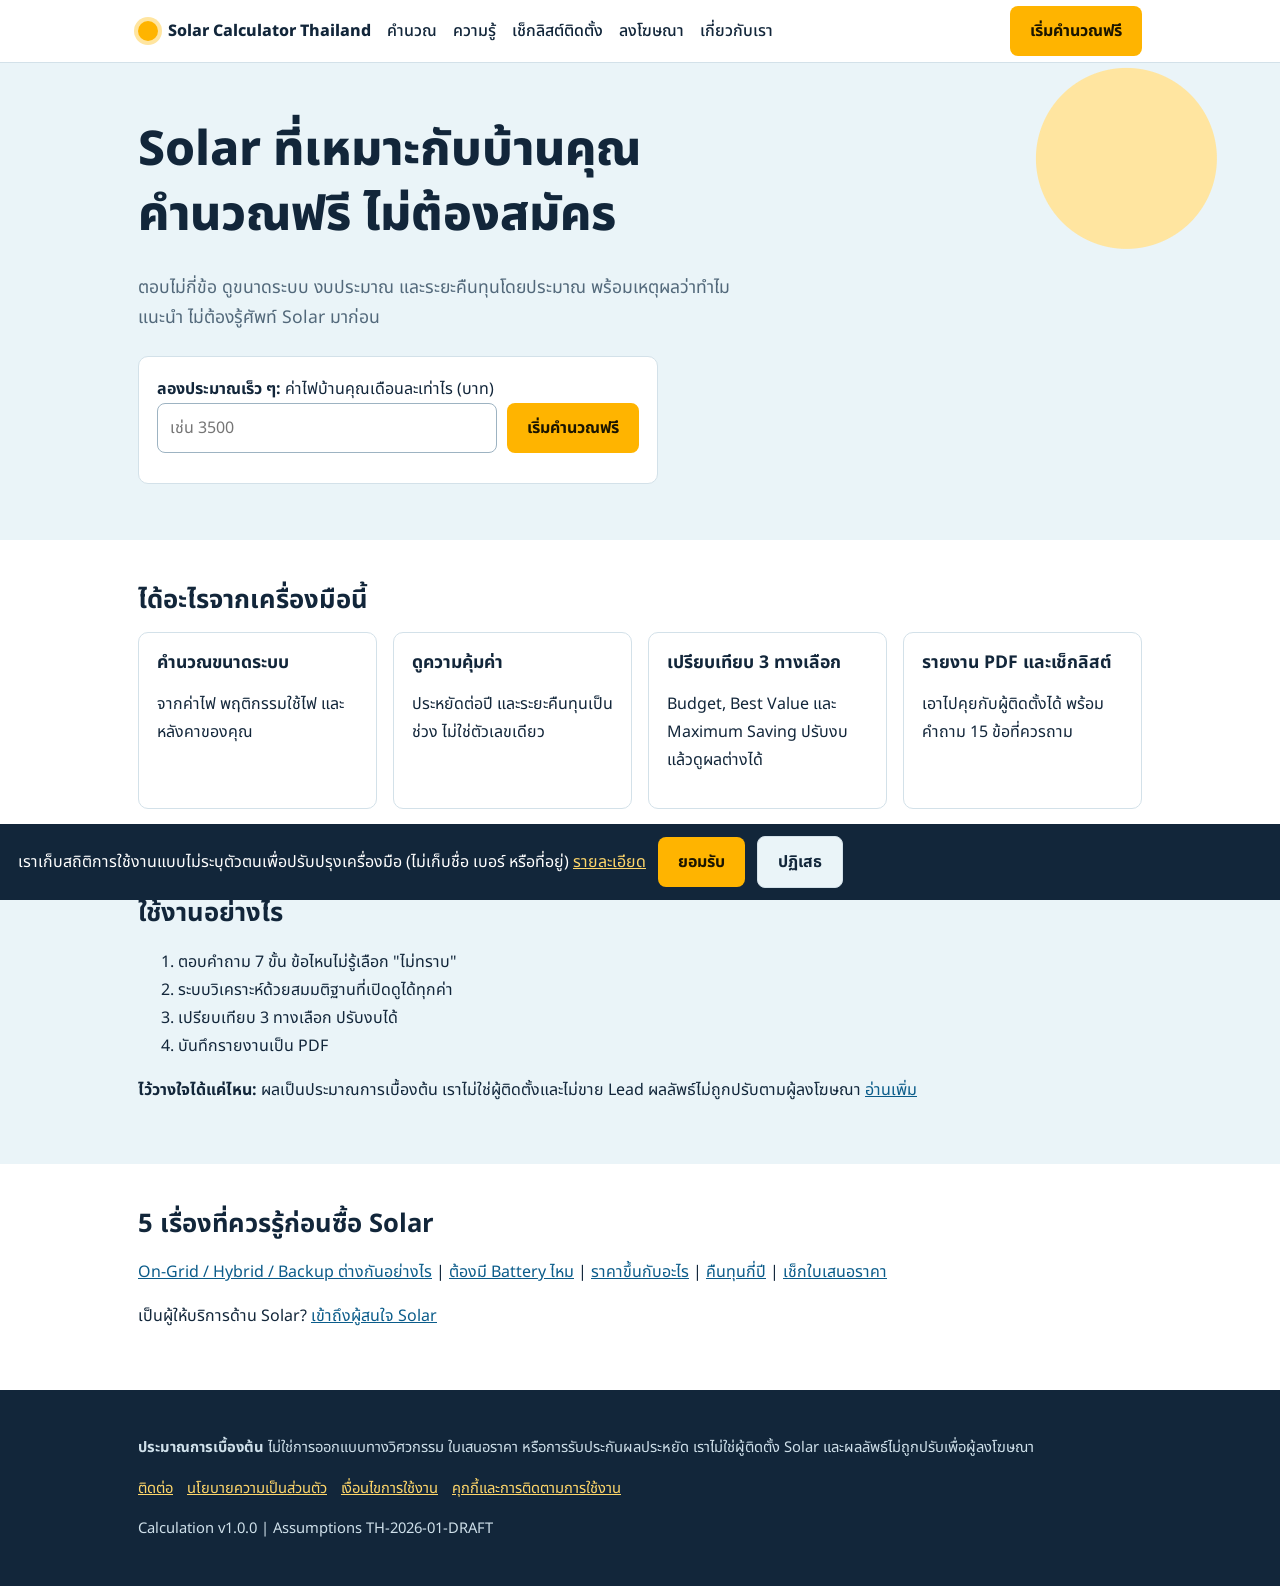
<file: index.html>
<!doctype html><html lang="th"><head><meta charset="utf-8"><meta name="viewport" content="width=device-width,initial-scale=1"><title>Solar Calculator Thailand | คำนวณ Solar สำหรับบ้านฟรี</title>
<meta name="description" content="เครื่องมือช่วยตัดสินใจติดตั้ง Solar สำหรับเจ้าของบ้านในไทย คำนวณขนาดระบบ ความคุ้มค่า เปรียบเทียบ 3 ทางเลือก และดาวน์โหลดรายงาน ฟรี ไม่ต้องใส่เบอร์โทร">
<link rel="preconnect" href="https://fonts.googleapis.com"><link rel="preconnect" href="https://fonts.gstatic.com" crossorigin><link href="https://fonts.googleapis.com/css2?family=Noto+Sans+Thai:wght@400;500;600;700;800&display=swap" rel="stylesheet"><link rel="stylesheet" href="css/style.css"></head><body data-page="home"><div id="h"></div>
<section class="hero"><div class="w"><h1>Solar ที่เหมาะกับบ้านคุณ<br>คำนวณฟรี ไม่ต้องสมัคร</h1>
<p>ตอบไม่กี่ข้อ ดูขนาดระบบ งบประมาณ และระยะคืนทุนโดยประมาณ พร้อมเหตุผลว่าทำไมแนะนำ ไม่ต้องรู้ศัพท์ Solar มาก่อน</p>
<div class="est"><label for="eb"><b>ลองประมาณเร็ว ๆ:</b> ค่าไฟบ้านคุณเดือนละเท่าไร (บาท)</label>
<div class="row"><input id="eb" type="number" inputmode="numeric" min="0" placeholder="เช่น 3500"><a class="btn" id="go" href="calculator.html" data-cta="hero">เริ่มคำนวณฟรี</a></div>
<div class="out" id="eo" aria-live="polite"></div></div></div></section>
<section class="sec"><div class="w"><h2>ได้อะไรจากเครื่องมือนี้</h2><div class="grid">
<div class="card"><h3>คำนวณขนาดระบบ</h3><p>จากค่าไฟ พฤติกรรมใช้ไฟ และหลังคาของคุณ</p></div>
<div class="card"><h3>ดูความคุ้มค่า</h3><p>ประหยัดต่อปี และระยะคืนทุนเป็นช่วง ไม่ใช่ตัวเลขเดียว</p></div>
<div class="card"><h3>เปรียบเทียบ 3 ทางเลือก</h3><p>Budget, Best Value และ Maximum Saving ปรับงบแล้วดูผลต่างได้</p></div>
<div class="card"><h3>รายงาน PDF และเช็กลิสต์</h3><p>เอาไปคุยกับผู้ติดตั้งได้ พร้อมคำถาม 15 ข้อที่ควรถาม</p></div></div></div></section>
<section class="sec alt"><div class="w"><h2>ใช้งานอย่างไร</h2><ol><li>ตอบคำถาม 7 ขั้น ข้อไหนไม่รู้เลือก "ไม่ทราบ"</li><li>ระบบวิเคราะห์ด้วยสมมติฐานที่เปิดดูได้ทุกค่า</li><li>เปรียบเทียบ 3 ทางเลือก ปรับงบได้</li><li>บันทึกรายงานเป็น PDF</li></ol>
<p><b>ไว้วางใจได้แค่ไหน:</b> ผลเป็นประมาณการเบื้องต้น เราไม่ใช่ผู้ติดตั้งและไม่ขาย Lead ผลลัพธ์ไม่ถูกปรับตามผู้ลงโฆษณา <a href="about.html">อ่านเพิ่ม</a></p></div></section>
<section class="sec"><div class="w"><h2>5 เรื่องที่ควรรู้ก่อนซื้อ Solar</h2><p><a href="knowledge.html#system">On-Grid / Hybrid / Backup ต่างกันอย่างไร</a> | <a href="knowledge.html#battery">ต้องมี Battery ไหม</a> | <a href="knowledge.html#cost">ราคาขึ้นกับอะไร</a> | <a href="knowledge.html#payback">คืนทุนกี่ปี</a> | <a href="knowledge.html#quote">เช็กใบเสนอราคา</a></p>
<p>เป็นผู้ให้บริการด้าน Solar? <a href="advertise.html">เข้าถึงผู้สนใจ Solar</a></p></div></section>
<div id="f"></div><script src="js/config.js"></script><script src="js/engine.js"></script><script src="js/common.js"></script>
<script>const eb=$("#eb"),eo=$("#eo"),go=$("#go");eb.addEventListener("input",()=>{const b=+eb.value;go.href="calculator.html"+(b>0?"?bill="+b:"");if(!(b>0)){eo.textContent="";return}
const r=SolarEngine.calc({bill:b,presence:"some",peaks:["day"]},SOLAR_CONFIG),s=r.scenarios.best;
eo.innerHTML="ประมาณ <b>"+s.S+" kWp</b> ราคา "+rng(s.cost[0],s.cost[2])+" บาท ผลประโยชน์ "+rng(s.benefit[0],s.benefit[2])+" บาท/ปี <br><span class='note'>ค่าประมาณคร่าว ๆ ตอบคำถามเพิ่มเพื่อผลที่แม่นขึ้น</span>"})</script></body></html>
</file>
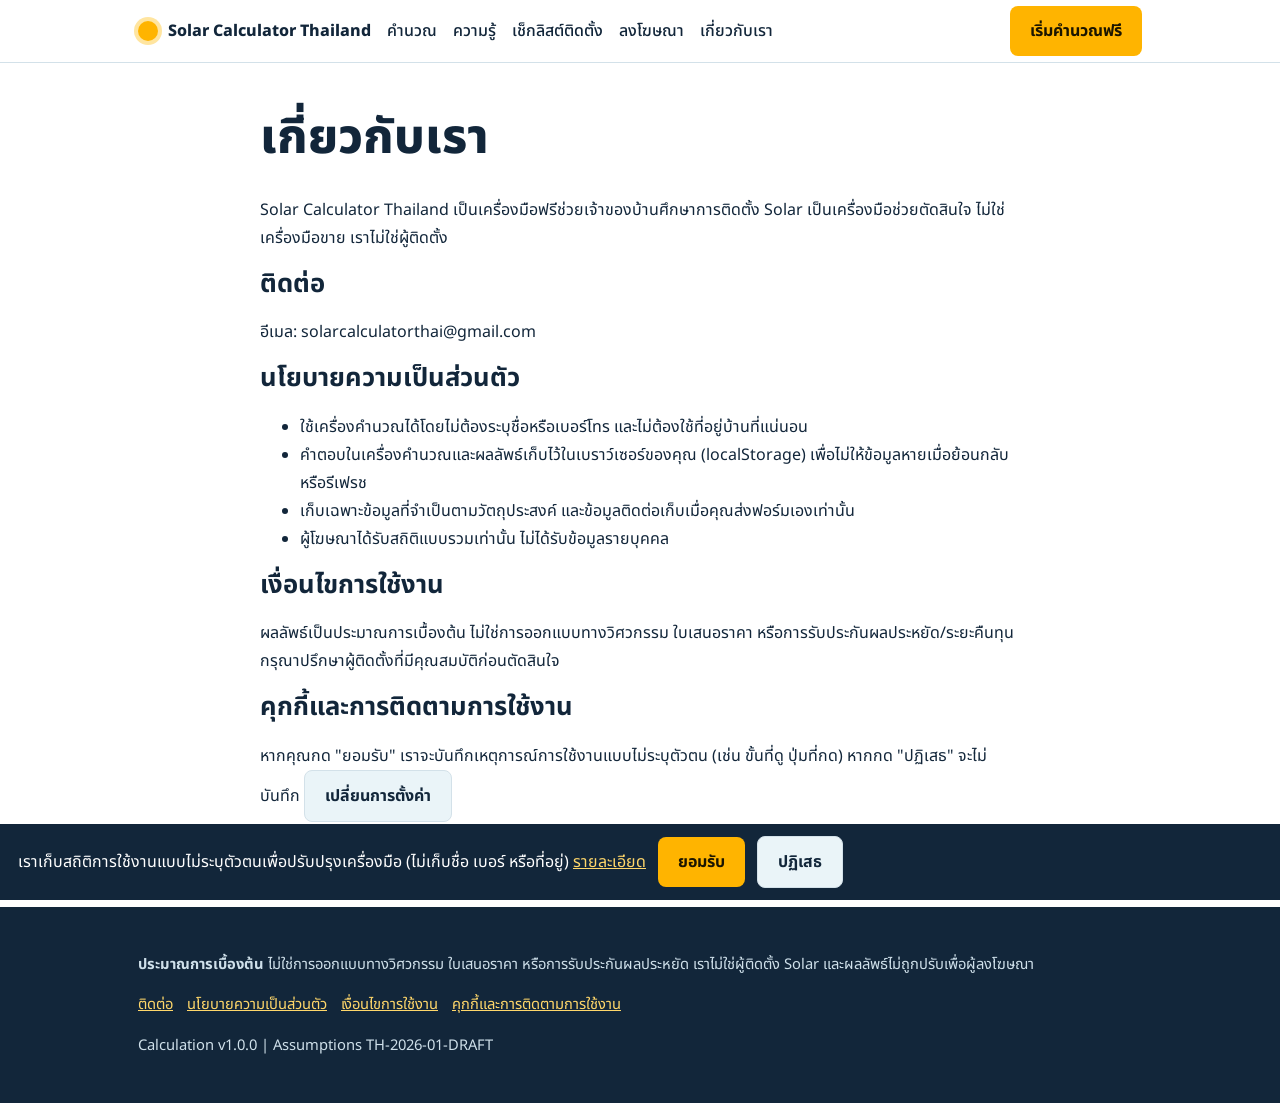
<file: about.html>
<!doctype html><html lang="th"><head><meta charset="utf-8"><meta name="viewport" content="width=device-width,initial-scale=1">
<title>เกี่ยวกับเรา และนโยบาย | Solar Calculator Thailand</title>
<meta name="description" content="เกี่ยวกับ Solar Calculator Thailand นโยบายความเป็นส่วนตัว เงื่อนไขการใช้งาน และคุกกี้">
<link rel="preconnect" href="https://fonts.googleapis.com"><link rel="preconnect" href="https://fonts.gstatic.com" crossorigin><link href="https://fonts.googleapis.com/css2?family=Noto+Sans+Thai:wght@400;500;600;700;800&display=swap" rel="stylesheet"><link rel="stylesheet" href="css/style.css"></head><body data-page="about"><div id="h"></div>
<main class="w sec" style="max-width:760px"><h1 id="about">เกี่ยวกับเรา</h1>
<p>Solar Calculator Thailand เป็นเครื่องมือฟรีช่วยเจ้าของบ้านศึกษาการติดตั้ง Solar เป็นเครื่องมือช่วยตัดสินใจ ไม่ใช่เครื่องมือขาย เราไม่ใช่ผู้ติดตั้ง</p>
<h2 id="contact">ติดต่อ</h2><p>อีเมล: <span id="ce"></span></p>
<h2 id="privacy">นโยบายความเป็นส่วนตัว</h2>
<ul><li>ใช้เครื่องคำนวณได้โดยไม่ต้องระบุชื่อหรือเบอร์โทร และไม่ต้องใช้ที่อยู่บ้านที่แน่นอน</li><li>คำตอบในเครื่องคำนวณและผลลัพธ์เก็บไว้ในเบราว์เซอร์ของคุณ (localStorage) เพื่อไม่ให้ข้อมูลหายเมื่อย้อนกลับหรือรีเฟรช</li><li>เก็บเฉพาะข้อมูลที่จำเป็นตามวัตถุประสงค์ และข้อมูลติดต่อเก็บเมื่อคุณส่งฟอร์มเองเท่านั้น</li><li>ผู้โฆษณาได้รับสถิติแบบรวมเท่านั้น ไม่ได้รับข้อมูลรายบุคคล</li></ul>
<h2 id="terms">เงื่อนไขการใช้งาน</h2><p>ผลลัพธ์เป็นประมาณการเบื้องต้น ไม่ใช่การออกแบบทางวิศวกรรม ใบเสนอราคา หรือการรับประกันผลประหยัด/ระยะคืนทุน กรุณาปรึกษาผู้ติดตั้งที่มีคุณสมบัติก่อนตัดสินใจ</p>
<h2 id="cookie">คุกกี้และการติดตามการใช้งาน</h2><p>หากคุณกด "ยอมรับ" เราจะบันทึกเหตุการณ์การใช้งานแบบไม่ระบุตัวตน (เช่น ขั้นที่ดู ปุ่มที่กด) หากกด "ปฏิเสธ" จะไม่บันทึก <button class="btn g" id="rc">เปลี่ยนการตั้งค่า</button></p>
<p class="note">ข้อความทางกฎหมายนี้เป็นฉบับร่าง ควรให้ผู้เชี่ยวชาญตรวจก่อนเปิดใช้งานจริง</p></main><div id="f"></div><script src="js/config.js"></script><script src="js/engine.js"></script><script src="js/common.js"></script><script>$("#ce").textContent=SOLAR_CONFIG.contactEmail;$("#rc").onclick=()=>{track("consent_update",{consent_type:"analytics",value:false});localStorage.removeItem("sc_consent");location.reload()}</script></body></html>
</file>
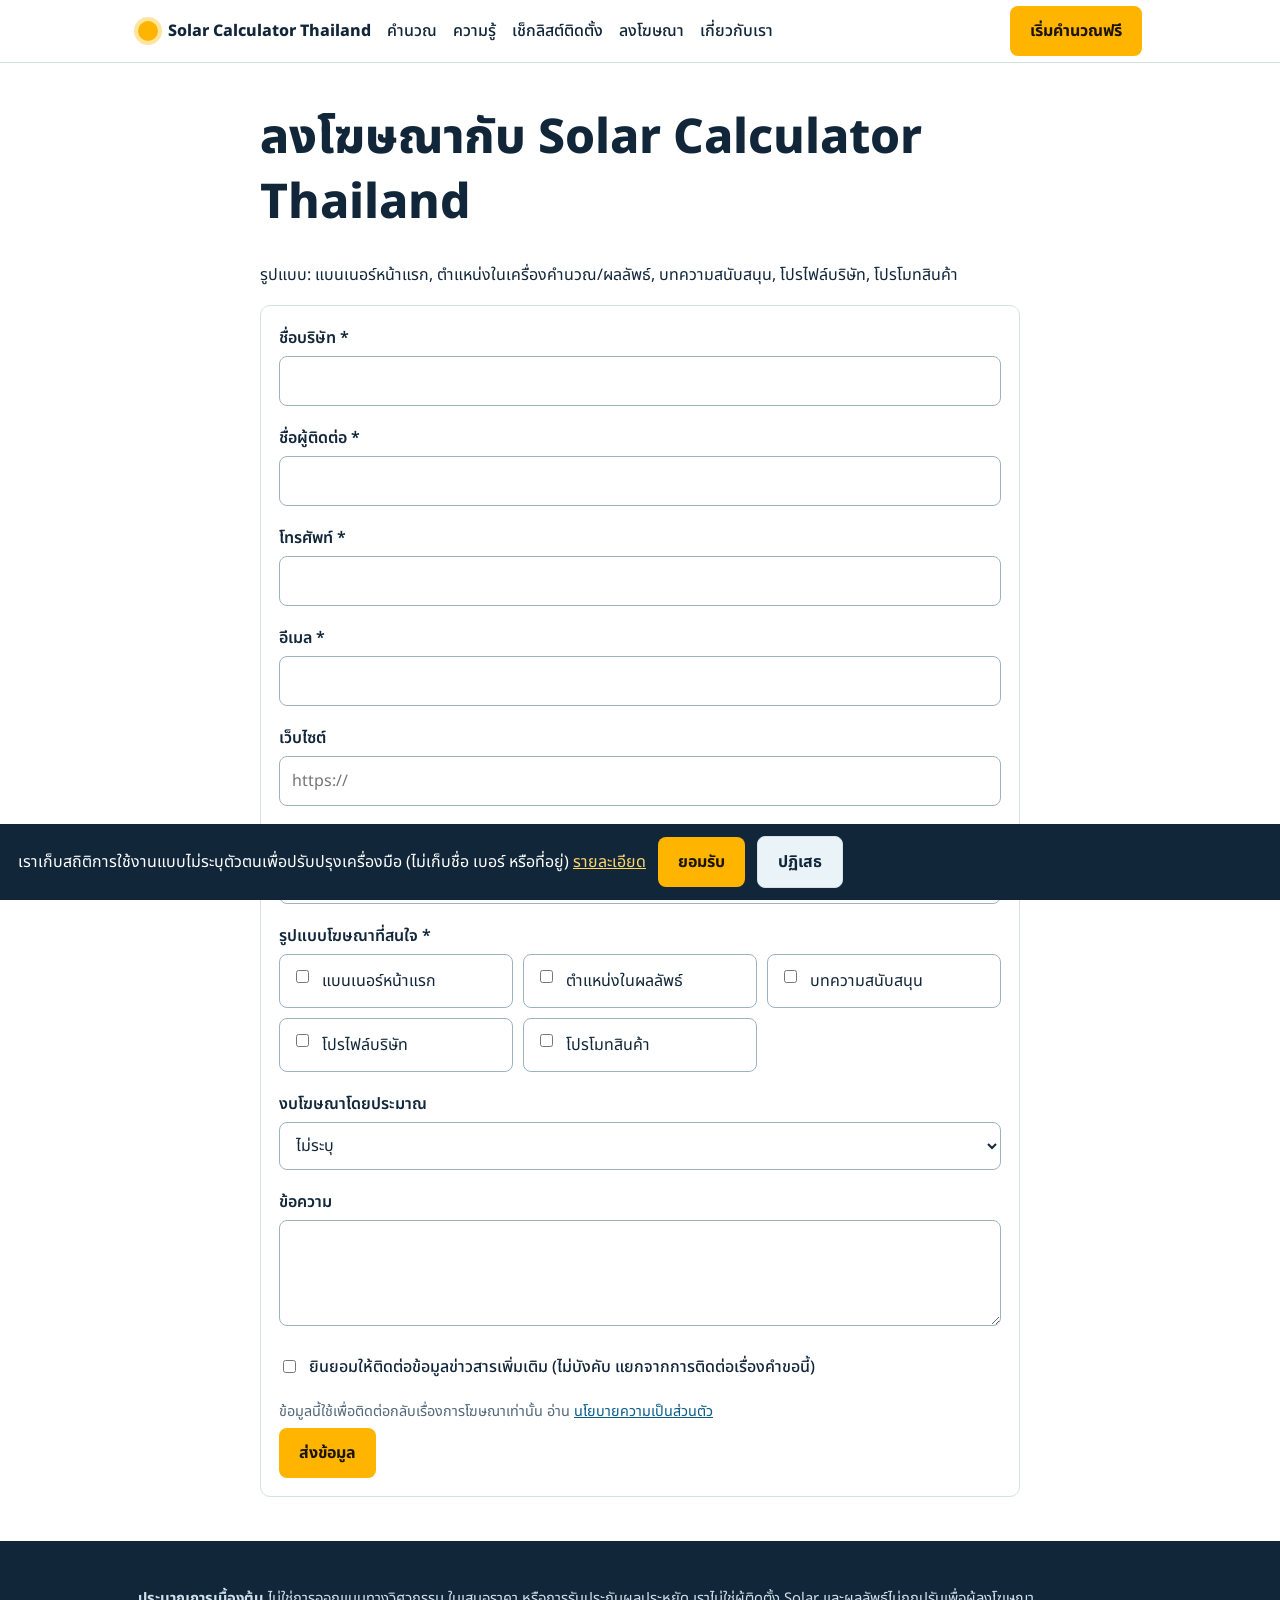
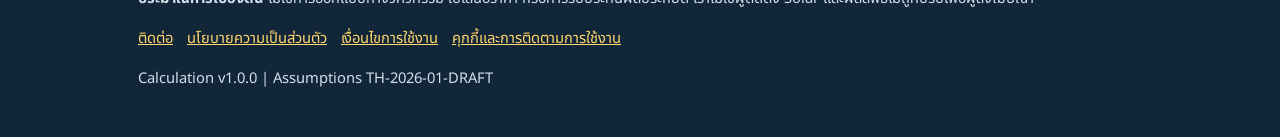
<file: advertise.html>
<!doctype html><html lang="th"><head><meta charset="utf-8"><meta name="viewport" content="width=device-width,initial-scale=1">
<title>ลงโฆษณา | Solar Calculator Thailand</title>
<meta name="description" content="ลงโฆษณากับ Solar Calculator Thailand เข้าถึงผู้สนใจ Solar ผ่านสถิติแบบรวม ไม่ส่งข้อมูลรายบุคคล">
<link rel="preconnect" href="https://fonts.googleapis.com"><link rel="preconnect" href="https://fonts.gstatic.com" crossorigin><link href="https://fonts.googleapis.com/css2?family=Noto+Sans+Thai:wght@400;500;600;700;800&display=swap" rel="stylesheet"><link rel="stylesheet" href="css/style.css"></head><body data-page="advertise"><div id="h"></div>
<main class="w sec" style="max-width:760px"><h1>ลงโฆษณากับ Solar Calculator Thailand</h1>
<p>รูปแบบ: แบนเนอร์หน้าแรก, ตำแหน่งในเครื่องคำนวณ/ผลลัพธ์, บทความสนับสนุน, โปรไฟล์บริษัท, โปรโมทสินค้า</p>
<form id="af" class="card" novalidate><div class="hp"><label>อย่ากรอก <input name="website_hp" tabindex="-1" autocomplete="off"></label></div>
<div class="field"><label for="company_name">ชื่อบริษัท *</label><input id="company_name" name="company_name" required></div>
<div class="field"><label for="contact_name">ชื่อผู้ติดต่อ *</label><input id="contact_name" name="contact_name" required></div>
<div class="field"><label for="phone">โทรศัพท์ *</label><input id="phone" name="phone" type="tel" required></div>
<div class="field"><label for="email">อีเมล *</label><input id="email" name="email" type="email" required></div>
<div class="field"><label for="website">เว็บไซต์</label><input id="website" name="website" type="url" placeholder="https://"></div>
<div class="field"><label for="business_type">ประเภทธุรกิจ *</label><select id="business_type" name="business_type" required><option value="">เลือก</option><option>ผู้ติดตั้ง Solar</option><option>ผู้จำหน่ายอุปกรณ์</option><option>สถาบันการเงิน/สินเชื่อ</option><option>อื่น ๆ</option></select></div>
<div class="field"><label>รูปแบบโฆษณาที่สนใจ *</label><div class="opts"><label class="opt"><input type="checkbox" name="ad_formats" value="banner"><span>แบนเนอร์หน้าแรก</span></label><label class="opt"><input type="checkbox" name="ad_formats" value="result"><span>ตำแหน่งในผลลัพธ์</span></label><label class="opt"><input type="checkbox" name="ad_formats" value="article"><span>บทความสนับสนุน</span></label><label class="opt"><input type="checkbox" name="ad_formats" value="profile"><span>โปรไฟล์บริษัท</span></label><label class="opt"><input type="checkbox" name="ad_formats" value="product"><span>โปรโมทสินค้า</span></label></div></div>
<div class="field"><label for="budget_range">งบโฆษณาโดยประมาณ</label><select id="budget_range" name="budget_range"><option value="">ไม่ระบุ</option><option>ต่ำกว่า 10,000 บาท/เดือน</option><option>10,000–50,000</option><option>มากกว่า 50,000</option></select></div>
<div class="field"><label for="message">ข้อความ</label><textarea id="message" name="message" rows="3"></textarea></div>
<div class="field"><label class="chk"><input type="checkbox" name="marketing_consent"> ยินยอมให้ติดต่อข้อมูลข่าวสารเพิ่มเติม (ไม่บังคับ แยกจากการติดต่อเรื่องคำขอนี้) </label></div>
<p class="note">ข้อมูลนี้ใช้เพื่อติดต่อกลับเรื่องการโฆษณาเท่านั้น อ่าน <a href="about.html#privacy">นโยบายความเป็นส่วนตัว</a></p>
<p class="err" id="ae" role="alert"></p><button class="btn" type="submit">ส่งข้อมูล</button></form><p id="ok" class="card" hidden></p></main><div id="f"></div><script src="js/config.js"></script><script src="js/engine.js"></script><script src="js/common.js"></script><script>
track("advertise_view",{source:document.referrer?"referral":"direct"});
const af=$("#af");let started=false;
af.addEventListener("input",()=>{if(!started){started=true;track("advertiser_form_start",{session_id:SID})}});
af.addEventListener("submit",async e=>{e.preventDefault();const fd=new FormData(af),o=Object.fromEntries(fd.entries());
 o.ad_formats=fd.getAll("ad_formats");o.marketing_consent=!!fd.get("marketing_consent");
 if(o.website_hp)return;delete o.website_hp;
 const need=["company_name","contact_name","phone","email","business_type"];
 if(need.some(k=>!String(o[k]||"").trim())||!o.ad_formats.length||!/^\S+@\S+\.\S+$/.test(o.email)){$("#ae").textContent="กรอกช่องที่มี * ให้ครบ เลือกรูปแบบโฆษณาอย่างน้อย 1 ข้อ และตรวจอีเมลให้ถูกต้อง";return}
 $("#ae").textContent="";o.id=crypto.randomUUID();o.created_at=new Date().toISOString();o.status="new";
 let sent=false;
 const ep=SOLAR_CONFIG.formEndpoint||SOLAR_CONFIG.analyticsEndpoint;
 if(ep){try{await fetch(ep,{method:"POST",mode:"no-cors",headers:{"Content-Type":"text/plain;charset=utf-8"},body:JSON.stringify(o)});sent=true}catch(_){}}
 if(!sent){const q=LS.get("sc_adv_leads",[]);q.push(o);LS.set("sc_adv_leads",q)}
 track("advertiser_form_submit",{advertiser_lead_id:o.id});af.hidden=true;const k=$("#ok");k.hidden=false;
 k.textContent=sent?"ส่งข้อมูลแล้ว ขอบคุณ เราจะติดต่อกลับ":"บันทึกข้อมูลแล้ว (เวอร์ชันทดสอบยังไม่เชื่อมระบบรับฟอร์ม) กรุณาติดต่อ "+SOLAR_CONFIG.contactEmail+" ด้วย"});
</script></body></html>
</file>
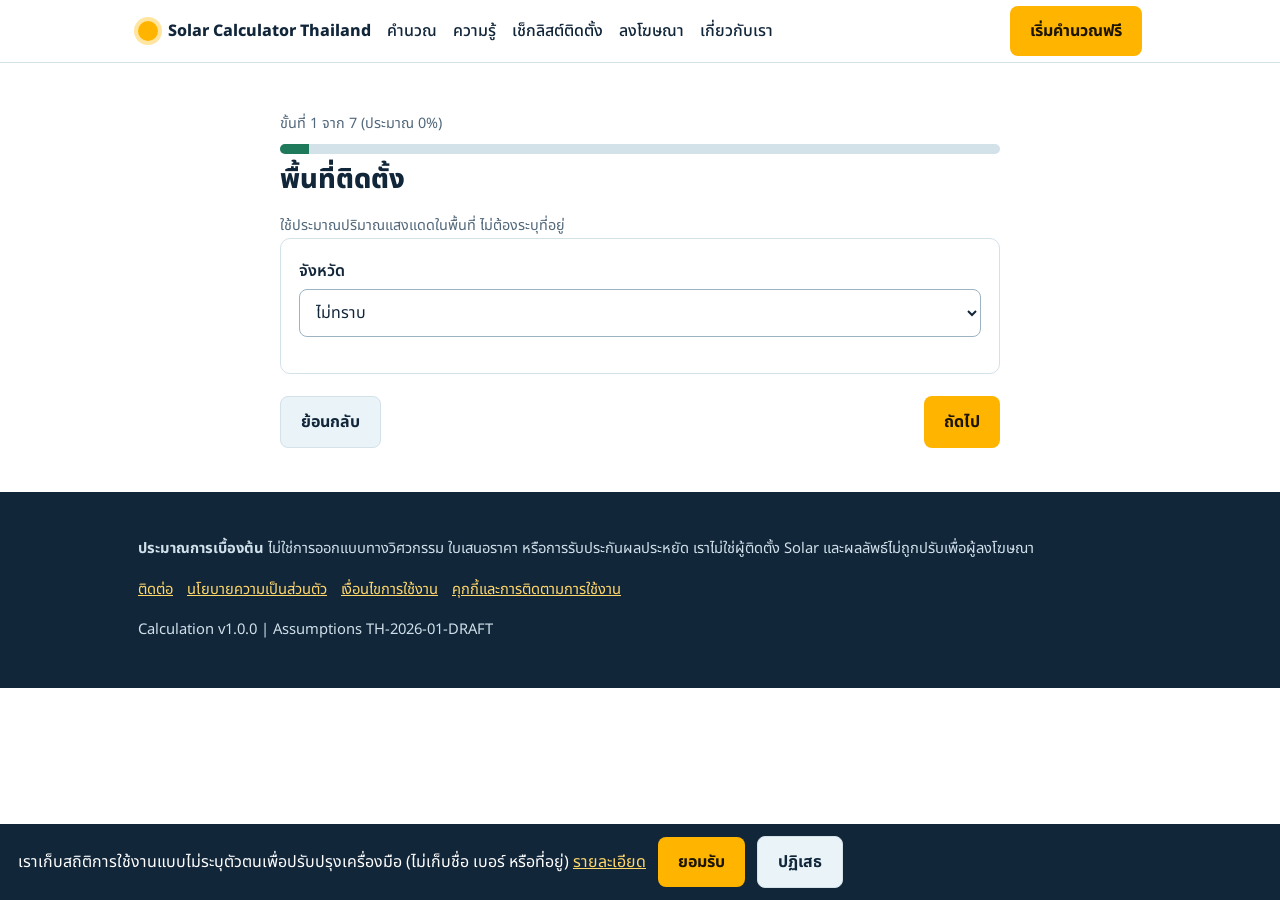
<file: calculator.html>
<!doctype html><html lang="th"><head><meta charset="utf-8"><meta name="viewport" content="width=device-width,initial-scale=1">
<title>เครื่องคำนวณ Solar สำหรับบ้าน | Solar Calculator Thailand</title>
<meta name="description" content="ตอบคำถามไม่กี่ข้อ ดูขนาดระบบ Solar ที่เหมาะกับบ้าน งบประมาณ ผลประหยัด และระยะคืนทุนแบบประมาณการ">
<link rel="preconnect" href="https://fonts.googleapis.com"><link rel="preconnect" href="https://fonts.gstatic.com" crossorigin>
<link href="https://fonts.googleapis.com/css2?family=Noto+Sans+Thai:wght@400;500;600;700;800&display=swap" rel="stylesheet"><link rel="stylesheet" href="css/style.css"></head>
<body data-page="calculator"><div id="h"></div>
<main class="w sec" style="max-width:720px"><div id="app"></div></main>
<dialog id="dlg" aria-labelledby="dh"><h3 id="dh"></h3><div id="db"></div><p><button class="btn" id="dc">ปิด</button></p></dialog>
<div id="f"></div>
<script src="js/config.js"></script><script src="js/engine.js"></script><script src="js/common.js"></script><script src="js/calculator.js"></script></body></html>
</file>
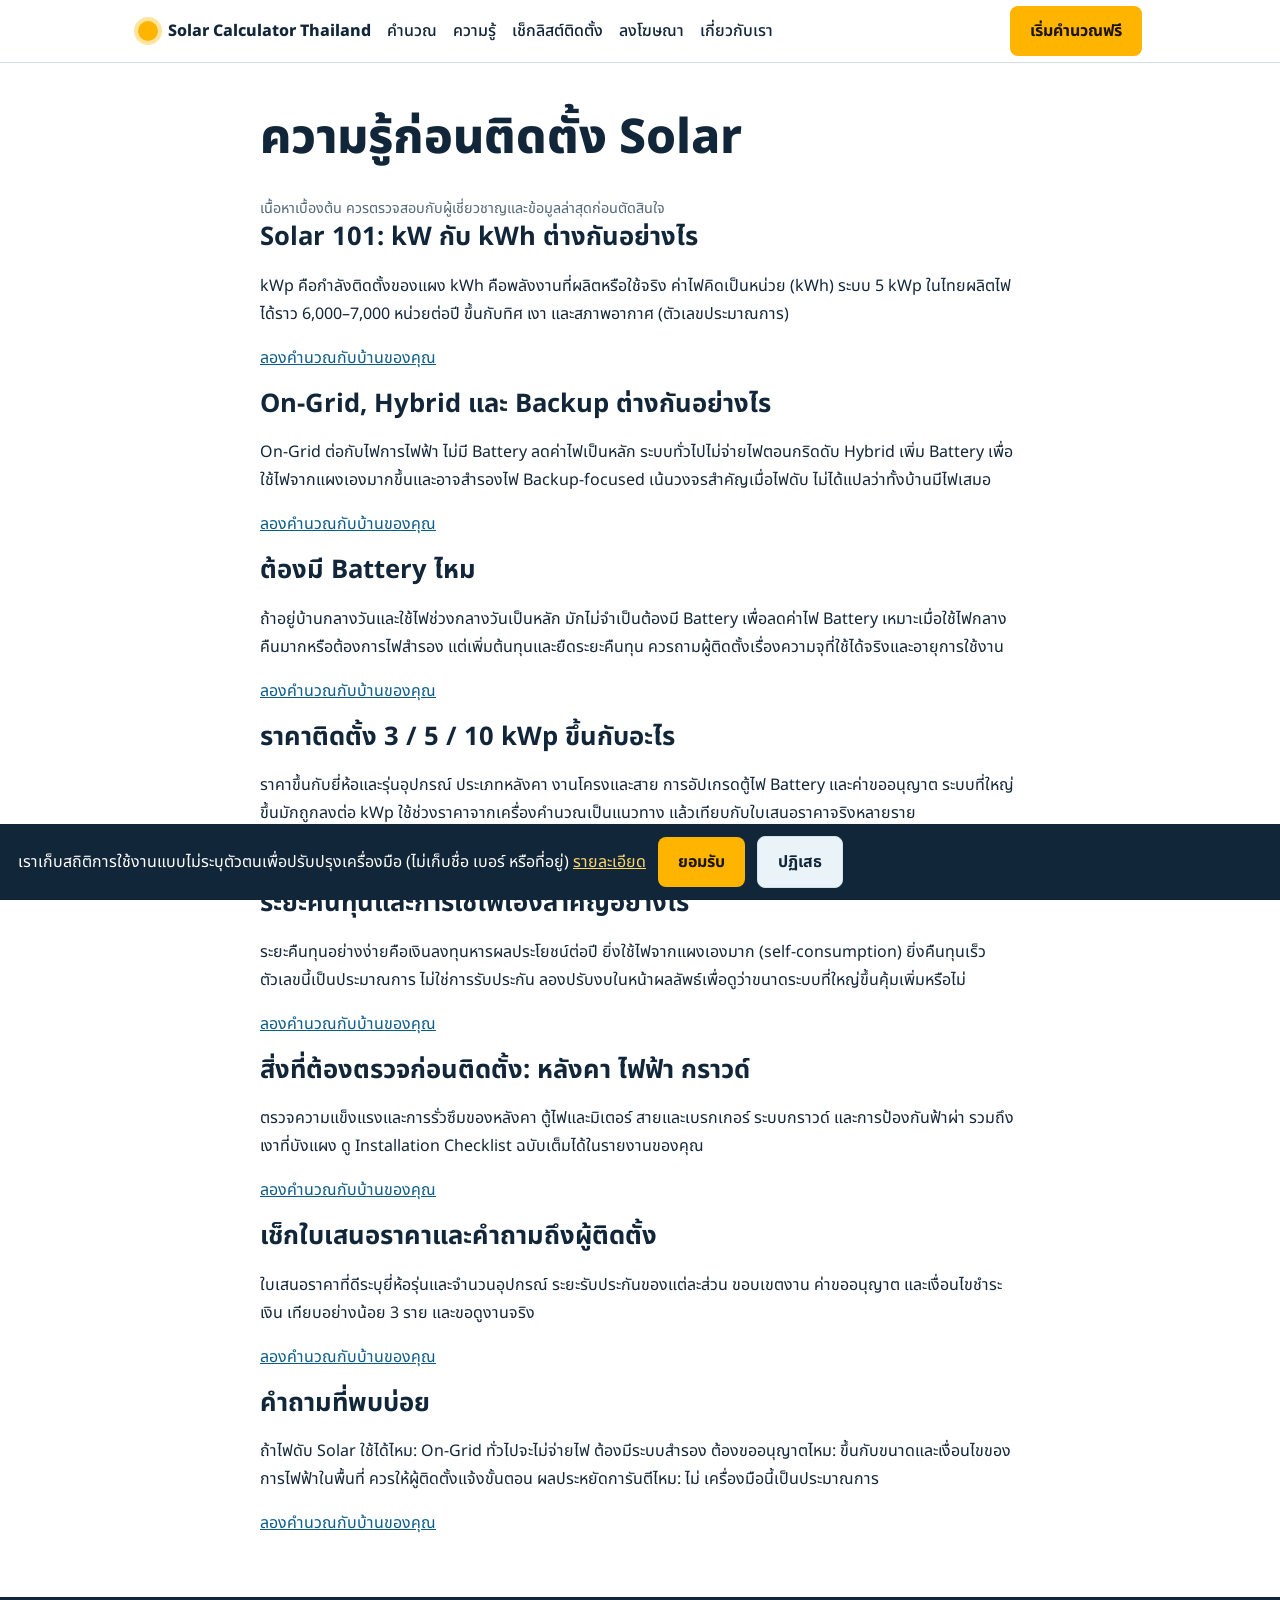
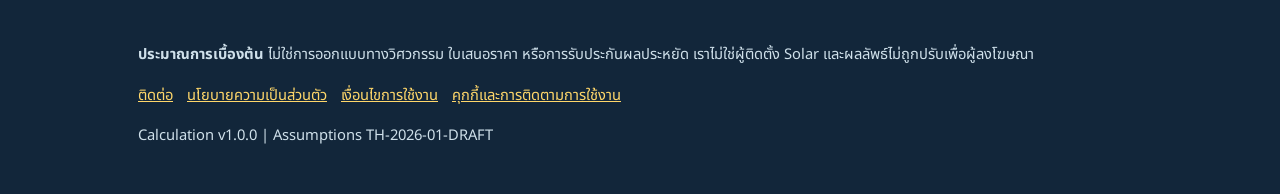
<file: knowledge.html>
<!doctype html><html lang="th"><head><meta charset="utf-8"><meta name="viewport" content="width=device-width,initial-scale=1">
<title>ความรู้ Solar สำหรับเจ้าของบ้าน | Solar Calculator Thailand</title>
<meta name="description" content="เรียนรู้ Solar แบบเข้าใจง่าย: kW/kWh, On-Grid/Hybrid, Battery, ราคา, ระยะคืนทุน และคำถามถึงผู้ติดตั้ง">
<link rel="preconnect" href="https://fonts.googleapis.com"><link rel="preconnect" href="https://fonts.gstatic.com" crossorigin><link href="https://fonts.googleapis.com/css2?family=Noto+Sans+Thai:wght@400;500;600;700;800&display=swap" rel="stylesheet"><link rel="stylesheet" href="css/style.css"></head><body data-page="knowledge"><div id="h"></div>
<main class="w sec" style="max-width:760px"><h1>ความรู้ก่อนติดตั้ง Solar</h1><p class="note">เนื้อหาเบื้องต้น ควรตรวจสอบกับผู้เชี่ยวชาญและข้อมูลล่าสุดก่อนตัดสินใจ</p><article id="solar101"><h2>Solar 101: kW กับ kWh ต่างกันอย่างไร</h2><p>kWp คือกำลังติดตั้งของแผง kWh คือพลังงานที่ผลิตหรือใช้จริง ค่าไฟคิดเป็นหน่วย (kWh) ระบบ 5 kWp ในไทยผลิตไฟได้ราว 6,000–7,000 หน่วยต่อปี ขึ้นกับทิศ เงา และสภาพอากาศ (ตัวเลขประมาณการ)</p><p><a href="calculator.html" data-cta="solar101">ลองคำนวณกับบ้านของคุณ</a></p></article><article id="system"><h2>On-Grid, Hybrid และ Backup ต่างกันอย่างไร</h2><p>On-Grid ต่อกับไฟการไฟฟ้า ไม่มี Battery ลดค่าไฟเป็นหลัก ระบบทั่วไปไม่จ่ายไฟตอนกริดดับ Hybrid เพิ่ม Battery เพื่อใช้ไฟจากแผงเองมากขึ้นและอาจสำรองไฟ Backup-focused เน้นวงจรสำคัญเมื่อไฟดับ ไม่ได้แปลว่าทั้งบ้านมีไฟเสมอ</p><p><a href="calculator.html" data-cta="system">ลองคำนวณกับบ้านของคุณ</a></p></article><article id="battery"><h2>ต้องมี Battery ไหม</h2><p>ถ้าอยู่บ้านกลางวันและใช้ไฟช่วงกลางวันเป็นหลัก มักไม่จำเป็นต้องมี Battery เพื่อลดค่าไฟ Battery เหมาะเมื่อใช้ไฟกลางคืนมากหรือต้องการไฟสำรอง แต่เพิ่มต้นทุนและยืดระยะคืนทุน ควรถามผู้ติดตั้งเรื่องความจุที่ใช้ได้จริงและอายุการใช้งาน</p><p><a href="calculator.html" data-cta="battery">ลองคำนวณกับบ้านของคุณ</a></p></article><article id="cost"><h2>ราคาติดตั้ง 3 / 5 / 10 kWp ขึ้นกับอะไร</h2><p>ราคาขึ้นกับยี่ห้อและรุ่นอุปกรณ์ ประเภทหลังคา งานโครงและสาย การอัปเกรดตู้ไฟ Battery และค่าขออนุญาต ระบบที่ใหญ่ขึ้นมักถูกลงต่อ kWp ใช้ช่วงราคาจากเครื่องคำนวณเป็นแนวทาง แล้วเทียบกับใบเสนอราคาจริงหลายราย</p><p><a href="calculator.html" data-cta="cost">ลองคำนวณกับบ้านของคุณ</a></p></article><article id="payback"><h2>ระยะคืนทุนและการใช้ไฟเองสำคัญอย่างไร</h2><p>ระยะคืนทุนอย่างง่ายคือเงินลงทุนหารผลประโยชน์ต่อปี ยิ่งใช้ไฟจากแผงเองมาก (self-consumption) ยิ่งคืนทุนเร็ว ตัวเลขนี้เป็นประมาณการ ไม่ใช่การรับประกัน ลองปรับงบในหน้าผลลัพธ์เพื่อดูว่าขนาดระบบที่ใหญ่ขึ้นคุ้มเพิ่มหรือไม่</p><p><a href="calculator.html" data-cta="payback">ลองคำนวณกับบ้านของคุณ</a></p></article><article id="install"><h2>สิ่งที่ต้องตรวจก่อนติดตั้ง: หลังคา ไฟฟ้า กราวด์</h2><p>ตรวจความแข็งแรงและการรั่วซึมของหลังคา ตู้ไฟและมิเตอร์ สายและเบรกเกอร์ ระบบกราวด์ และการป้องกันฟ้าผ่า รวมถึงเงาที่บังแผง ดู Installation Checklist ฉบับเต็มได้ในรายงานของคุณ</p><p><a href="calculator.html" data-cta="install">ลองคำนวณกับบ้านของคุณ</a></p></article><article id="quote"><h2>เช็กใบเสนอราคาและคำถามถึงผู้ติดตั้ง</h2><p>ใบเสนอราคาที่ดีระบุยี่ห้อรุ่นและจำนวนอุปกรณ์ ระยะรับประกันของแต่ละส่วน ขอบเขตงาน ค่าขออนุญาต และเงื่อนไขชำระเงิน เทียบอย่างน้อย 3 ราย และขอดูงานจริง</p><p><a href="calculator.html" data-cta="quote">ลองคำนวณกับบ้านของคุณ</a></p></article><article id="faq"><h2>คำถามที่พบบ่อย</h2><p>ถ้าไฟดับ Solar ใช้ได้ไหม: On-Grid ทั่วไปจะไม่จ่ายไฟ ต้องมีระบบสำรอง ต้องขออนุญาตไหม: ขึ้นกับขนาดและเงื่อนไขของการไฟฟ้าในพื้นที่ ควรให้ผู้ติดตั้งแจ้งขั้นตอน ผลประหยัดการันตีไหม: ไม่ เครื่องมือนี้เป็นประมาณการ</p><p><a href="calculator.html" data-cta="faq">ลองคำนวณกับบ้านของคุณ</a></p></article></main><div id="f"></div><script src="js/config.js"></script><script src="js/engine.js"></script><script src="js/common.js"></script><script>track("knowledge_view",{article_id:"index"})</script></body></html>
</file>
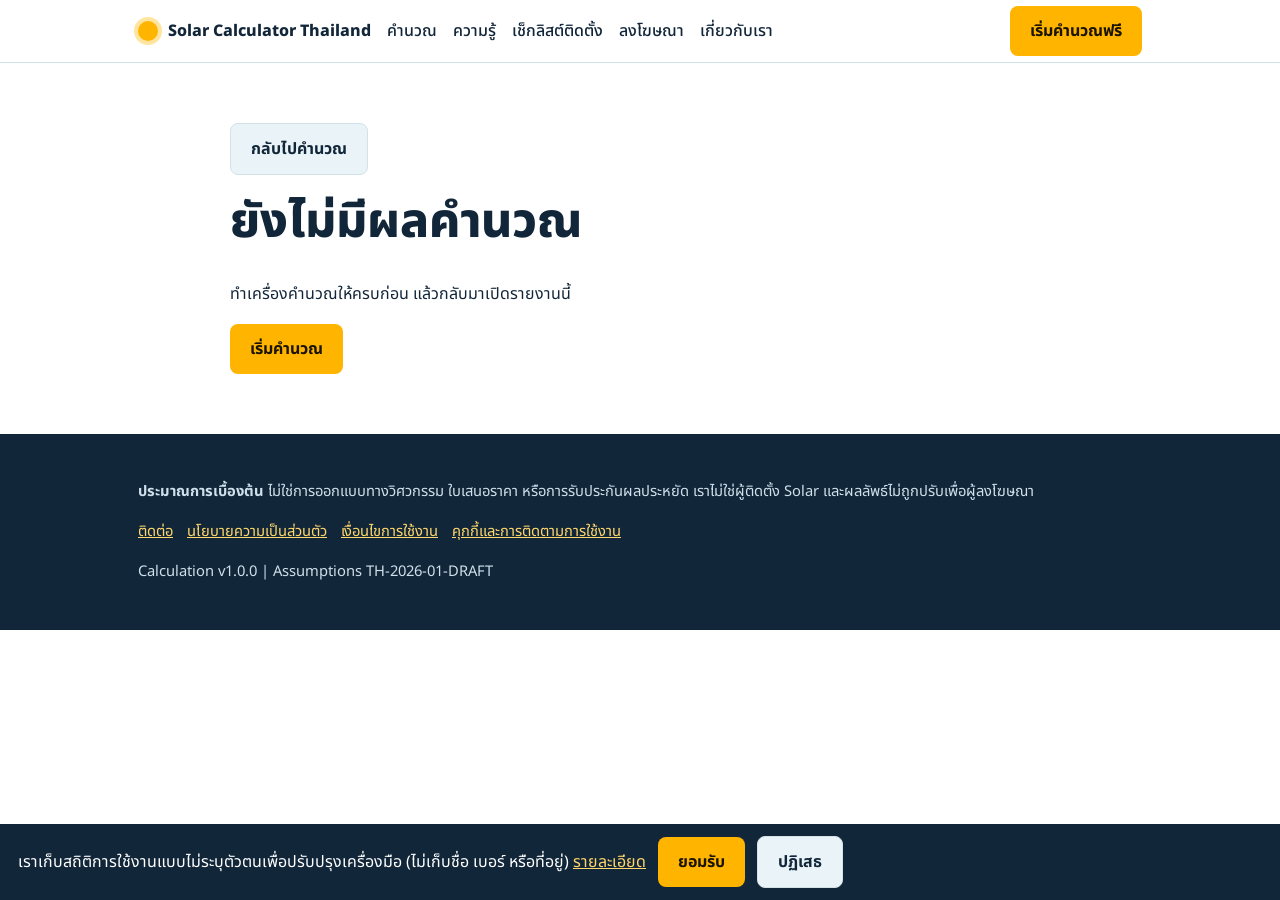
<file: report.html>
<!doctype html><html lang="th"><head><meta charset="utf-8"><meta name="viewport" content="width=device-width,initial-scale=1"><title>Solar Report | Solar Calculator Thailand</title><link rel="preconnect" href="https://fonts.googleapis.com"><link rel="preconnect" href="https://fonts.gstatic.com" crossorigin><link href="https://fonts.googleapis.com/css2?family=Noto+Sans+Thai:wght@400;500;600;700;800&display=swap" rel="stylesheet"><link rel="stylesheet" href="css/style.css"></head><body data-page="report"><div id="h"></div>
<main class="w sec" style="max-width:820px"><p class="noprint"><button class="btn" id="pr">บันทึกเป็น PDF / พิมพ์</button> <a class="btn g" href="calculator.html">กลับไปคำนวณ</a></p><div id="rp"></div></main><div id="f"></div><script src="js/config.js"></script><script src="js/engine.js"></script><script src="js/common.js"></script>
<script src="js/report.js"></script></body></html>
</file>
<file: css/style.css>
:root{--ink:#12263A;--sun:#FFB400;--sky:#EAF4F8;--leaf:#1F7A5C;--line:#D3E1E9;--mut:#52687A;--r:10px}
*{box-sizing:border-box}html{scroll-padding-top:72px}
body{margin:0;font:16px/1.75 "Noto Sans Thai",system-ui,sans-serif;color:var(--ink);background:#fff}
a{color:#0B5C8A}h1,h2,h3{line-height:1.35;margin:0 0 .5em}h1{font-size:clamp(1.9rem,5vw,3rem);font-weight:800}h2{font-size:1.6rem}h3{font-size:1.1rem}
.w{max-width:1040px;margin:auto;padding:0 18px}.sec{padding:44px 0}.alt{background:var(--sky)}
.top{position:sticky;top:0;z-index:9;background:#fff;border-bottom:1px solid var(--line)}
.top .w{display:flex;align-items:center;gap:16px;min-height:62px;flex-wrap:wrap}
.logo{font-weight:800;color:var(--ink);text-decoration:none;display:flex;gap:10px;align-items:center}
.logo i{width:20px;height:20px;border-radius:50%;background:var(--sun);box-shadow:0 0 0 4px #FFE5A0}
nav{display:flex;gap:6px 16px;flex:1;flex-wrap:wrap}nav a{color:var(--ink);text-decoration:none;font-weight:500}nav a:hover{text-decoration:underline}
.btn{display:inline-block;border:0;border-radius:8px;padding:11px 20px;min-height:44px;font:inherit;font-weight:700;background:var(--sun);color:#1b1500;cursor:pointer;text-decoration:none}
.btn.g{background:var(--sky);color:var(--ink);border:1px solid var(--line)}.btn:focus-visible,a:focus-visible,input:focus-visible,select:focus-visible,textarea:focus-visible,summary:focus-visible{outline:3px solid #0B5C8A;outline-offset:2px}
.hero{background:radial-gradient(circle at 88% 20%,#FFE5A0 0,#FFE5A0 90px,transparent 91px),var(--sky);padding:56px 0}
.hero p{max-width:34em;color:var(--mut);font-size:1.1rem}
.est{background:#fff;border:1px solid var(--line);border-radius:var(--r);padding:18px;max-width:520px;margin-top:22px}
.est .row{display:flex;gap:10px;flex-wrap:wrap}.est input{flex:1;min-width:140px}
.out{margin-top:12px;color:var(--ink)}.out b{font-size:1.4rem}
.grid{display:grid;gap:16px;grid-template-columns:repeat(auto-fit,minmax(220px,1fr))}
.card{border:1px solid var(--line);border-radius:var(--r);padding:18px;background:#fff}
.alt .card{border-color:#c4d8e2}
input,select,textarea{width:100%;font:inherit;padding:10px 12px;min-height:44px;border:1px solid #9db3c2;border-radius:8px;background:#fff;color:var(--ink)}
.field{margin:0 0 18px}.field>label{display:block;font-weight:600;margin-bottom:4px}
.chk{display:flex!important;gap:10px;align-items:center;font-weight:500!important}.chk input,.opt input{width:auto;min-height:0;accent-color:var(--leaf)}
.opts{display:grid;gap:10px;grid-template-columns:repeat(auto-fit,minmax(180px,1fr))}
.opt{display:flex;gap:10px;align-items:flex-start;border:1px solid #9db3c2;border-radius:8px;padding:12px;cursor:pointer;min-height:48px}
.opt:has(input:checked){border-color:var(--leaf);background:#E6F4EE}.opt small{display:block;color:var(--mut)}
.note{color:var(--mut);font-size:.9rem;margin:4px 0 0}.err{color:#B3261E;margin:4px 0 0;font-weight:600}
.i{border:1px solid var(--mut);background:#fff;color:var(--mut);border-radius:50%;width:26px;height:26px;cursor:pointer;font-size:.8rem;line-height:1}
.prog{height:10px;background:var(--line);border-radius:6px;overflow:hidden;margin:8px 0}.prog div{height:100%;background:var(--leaf);transition:width .3s}
.nav{display:flex;justify-content:space-between;gap:10px;margin-top:22px}
.sc{display:flex;justify-content:space-between;color:var(--mut);font-size:.9rem}
.cards3{display:grid;gap:14px;grid-template-columns:repeat(auto-fit,minmax(240px,1fr));margin:18px 0}
.scn{border:2px solid var(--line);border-radius:var(--r);padding:16px;cursor:pointer;background:#fff}.scn.best{border-color:var(--leaf)}.scn.sel{box-shadow:0 0 0 3px #BFE3D3}
.tag{background:var(--leaf);color:#fff;border-radius:6px;font-size:.78rem;padding:1px 8px;margin-left:8px}
.big{font-size:2rem;font-weight:800;margin:0}.scn dl{margin:8px 0 0;display:grid;grid-template-columns:auto 1fr;gap:2px 10px;font-size:.92rem}.scn dt{color:var(--mut)}.scn dd{margin:0;text-align:right;font-weight:600}
.badge{display:inline-block;border-radius:6px;padding:2px 10px;font-weight:700;background:var(--sky)}.badge.high{background:#DDF3E8;color:var(--leaf)}.badge.low{background:#FDE7E4;color:#B3261E}
dialog{max-width:520px;width:calc(100% - 28px);border:0;border-radius:var(--r);padding:22px;box-shadow:0 10px 40px #0004}dialog::backdrop{background:#0006}
.bar{position:fixed;left:0;right:0;bottom:0;background:var(--ink);color:#fff;padding:12px 18px;z-index:20;display:flex;gap:12px;align-items:center;flex-wrap:wrap}.bar a{color:#FFD76A}
footer{background:var(--ink);color:#cfe0ea;padding:30px 0;font-size:.92rem}footer a{color:#FFD76A;margin-right:14px}
table{border-collapse:collapse;width:100%}td,th{border:1px solid var(--line);padding:6px 10px;text-align:left;vertical-align:top}
details{border:1px solid var(--line);border-radius:8px;padding:10px 14px;margin:10px 0;background:#fff}summary{cursor:pointer;font-weight:700}
.pg{margin:0 0 22px}.hp{position:absolute;left:-9999px}
@media print{.top,footer,.bar,.noprint{display:none!important}body{font-size:11.5pt}.pg{break-inside:avoid}}
@media (prefers-reduced-motion:reduce){*{transition:none!important}}
</file>
